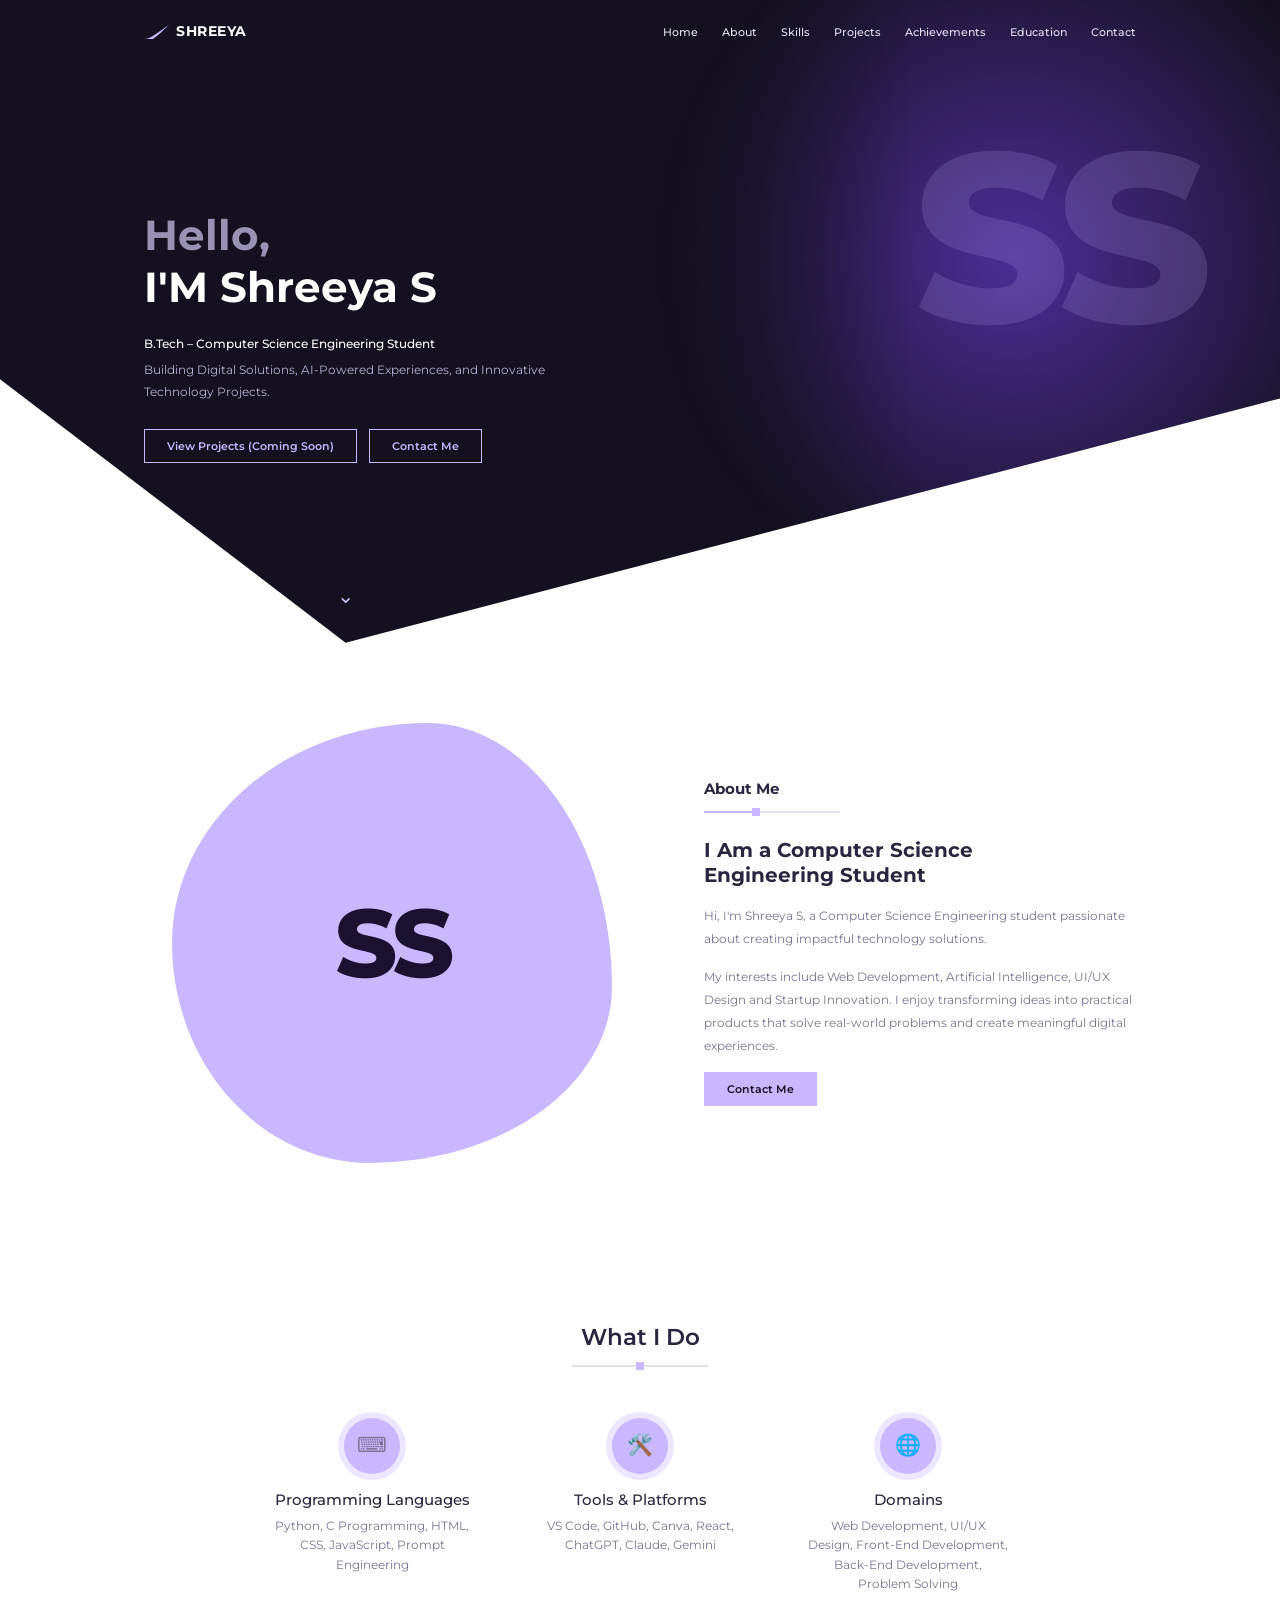
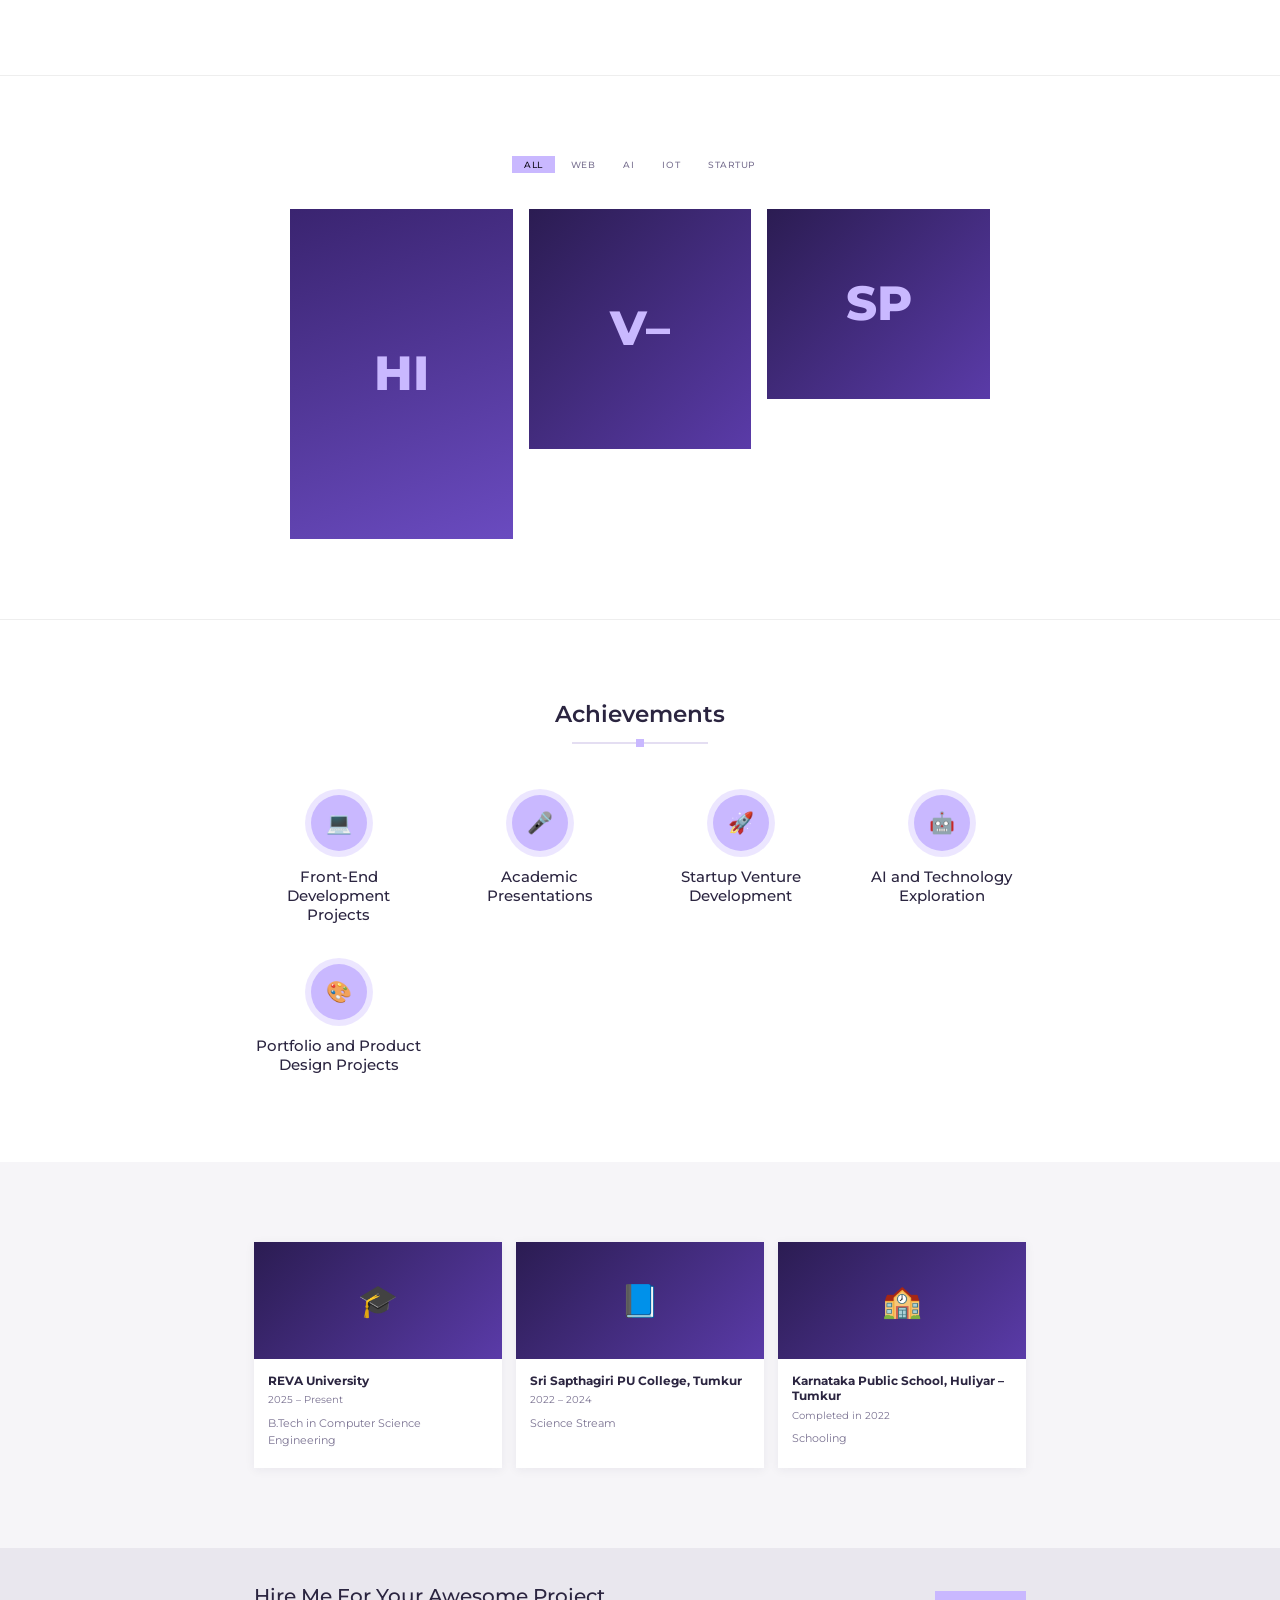
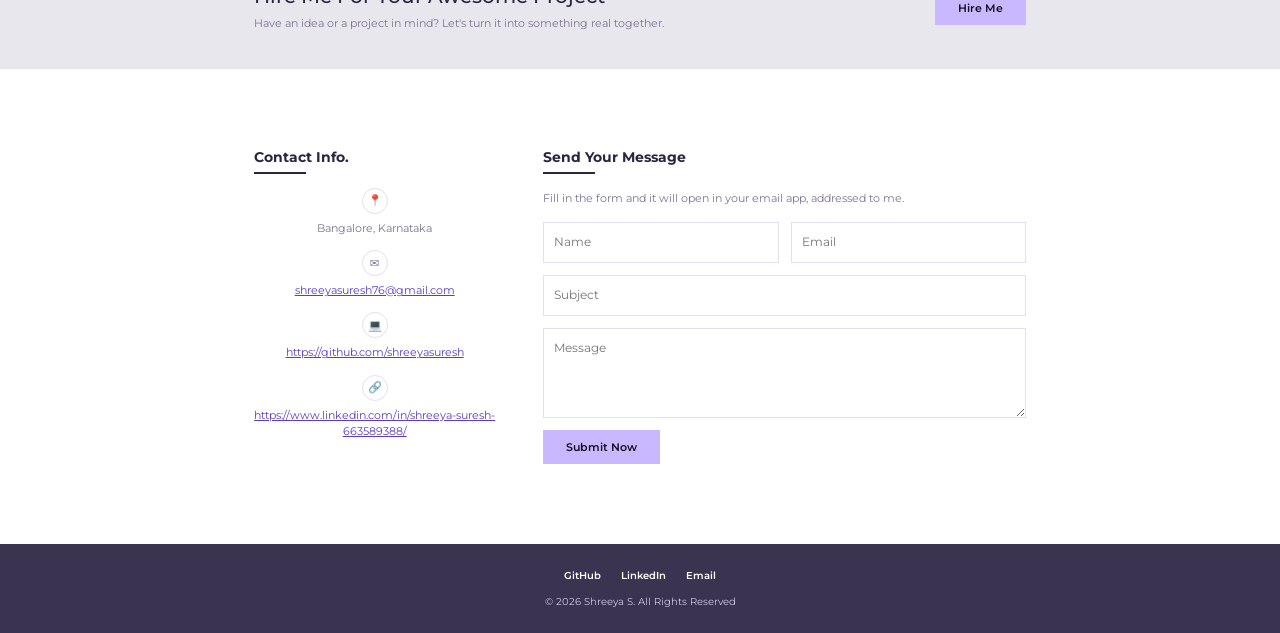
<file: index.html>
<!DOCTYPE html>
<html lang="en">

<head>
    <meta charset="utf-8">
    <meta name="viewport" content="width=device-width, initial-scale=1, viewport-fit=cover">
    <title>Shreeya S – Portfolio</title>
    <link href="https://fonts.googleapis.com/css2?family=Montserrat:wght@400;500;600;700;800&display=swap"
        rel="stylesheet">
    <link rel="stylesheet" href="style.css">
</head>

<body>
    <header class="nav" id="nav">
        <div class="wrap">
            <a class="logo" href="#index"><svg width="26" height="16" viewBox="0 0 26 16" aria-hidden="true">
                    <path d="M1 15C8 14 14 8 25 1 19 6 15 11 9 15Z" fill="#c9b8ff" />
                </svg>SHREEYA</a>
            <button id="burger" aria-label="Open menu" aria-expanded="false">☰</button>
            <nav id="menu"><a href="#index">Home</a><a href="#about">About</a><a href="#skills">Skills</a><a
                    href="#projects">Projects</a><a href="#achievements">Achievements</a><a
                    href="#education">Education</a><a href="#contact">Contact</a></nav>
        </div>
    </header>
    <main>
        <section id="home" class="hero">
            <div class="hero-photo" data-hero></div>
            <div class="wrap">
                <div class="hero-text">
                    <h1><span>Hello,</span><br>I'M Shreeya S</h1>
                    <p class="sub">B.Tech – Computer Science Engineering Student</p>
                    <p class="tag">Building Digital Solutions, AI-Powered Experiences, and Innovative Technology
                        Projects.</p>
                    <div class="row"><a class="btn" href="#projects">View Projects (Coming Soon)</a><a class="btn"
                            href="#contact">Contact Me</a></div>
                </div>
            </div>
            <a class="down" href="#about" aria-label="Scroll to About">⌄</a>
        </section>

        <section id="about" class="sec">
            <div class="wrap about">
                <div class="blob" data-photo></div>
                <div>
                    <h2 class="left">About Me</h2>
                    <h3>I Am a Computer Science Engineering Student</h3>
                    <p>Hi, I'm Shreeya S, a Computer Science Engineering student passionate about creating impactful
                        technology solutions.</p>
                    <p>My interests include Web Development, Artificial Intelligence, UI/UX Design and Startup
                        Innovation. I enjoy transforming ideas into practical products that solve real-world problems
                        and create meaningful digital experiences.</p>
                    <a class="btn solid" href="#contact">Contact Me</a>
                </div>
            </div>
        </section>

        <section id="skills" class="sec">
            <div class="wrap narrow">
                <h2>What I Do</h2>
                <div class="cols" id="skillList"></div>
            </div>
        </section>

        <section id="projects" class="sec line">
            <div class="wrap narrow">
                <h2 class="sr">Projects</h2>
                <div class="tabs" id="tabs"></div>
                <div class="gal" id="pjList"></div>
            </div>
        </section>

        <section id="achievements" class="sec line">
            <div class="wrap narrow">
                <h2>Achievements</h2>
                <div class="cols five" id="achList"></div>
            </div>
        </section>

        <section id="education" class="sec mist">
            <div class="wrap narrow">
                <h2 class="sr">Education</h2>
                <div class="cards" id="eduList"></div>
            </div>
        </section>

        <section class="hire">
            <div class="wrap narrow">
                <div>
                    <h3>Hire Me For Your Awesome Project</h3>
                    <p>Have an idea or a project in mind? Let's turn it into something real together.</p>
                </div><a class="btn solid" href="#contact">Hire Me</a>
            </div>
        </section>

        <section id="contact" class="sec">
            <div class="wrap narrow contact">
                <div>
                    <h3>Contact Info.</h3>
                    <ul id="info"></ul>
                </div>
                <div>
                    <h3>Send Your Message</h3>
                    <p class="note">Fill in the form and it will open in your email app, addressed to me.</p>
                    <form id="form">
                        <div class="two"><input name="n" placeholder="Name" aria-label="Name" required><input name="e"
                                type="email" placeholder="Email" aria-label="Email" required></div>
                        <input name="s" placeholder="Subject" aria-label="Subject" required><textarea name="m"
                            placeholder="Message" aria-label="Message" required></textarea>
                        <button class="btn solid" type="submit">Submit Now</button>
                    </form>
                </div>
            </div>
        </section>
    </main>
    <footer>
        <div class="wrap">
            <div class="soc" id="soc"></div>
            <p>© 2026 Shreeya S. All Rights Reserved</p>
        </div>
    </footer>
    <script src="script.js"></script>
</body>

</html>
</file>
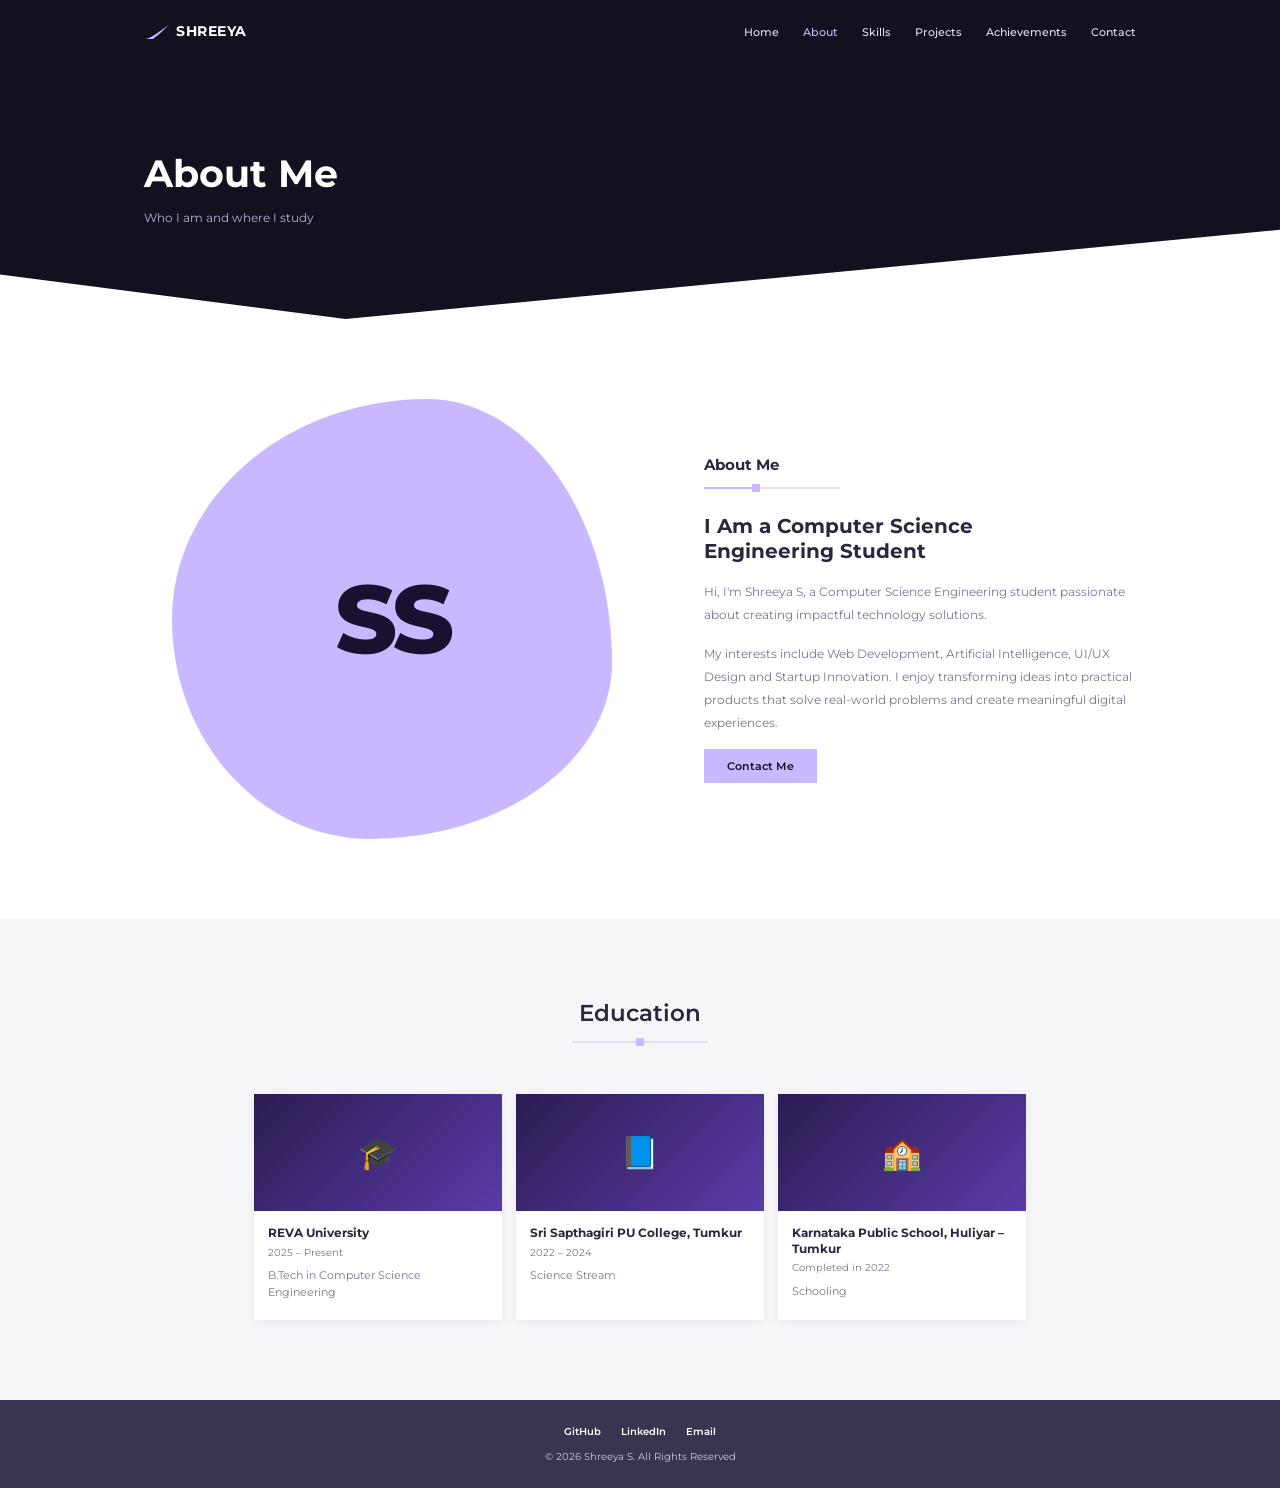
<file: about.html>
<!DOCTYPE html>
<html lang="en">

<head>
    <meta charset="utf-8">
    <meta name="viewport" content="width=device-width, initial-scale=1, viewport-fit=cover">
    <title>About – Shreeya S</title>
    <link href="https://fonts.googleapis.com/css2?family=Montserrat:wght@400;500;600;700;800&display=swap"
        rel="stylesheet">
    <link rel="stylesheet" href="style.css">
</head>

<body>
    <header class="nav" id="nav">
        <div class="wrap">
            <a class="logo" href="index.html"><svg width="26" height="16" viewBox="0 0 26 16" aria-hidden="true">
                    <path d="M1 15C8 14 14 8 25 1 19 6 15 11 9 15Z" fill="#c9b8ff" />
                </svg>SHREEYA</a>
            <button id="burger" aria-label="Open menu" aria-expanded="false">☰</button>
            <nav id="menu"><a href="index.html">Home</a><a href="about.html">About</a><a href="skill.html">Skills</a><a
                    href="project.html">Projects</a><a href="achievement.html">Achievements</a><a
                    href="contact.html">Contact</a></nav>
        </div>
    </header>
    <main>
        <section class="phead">
            <div class="wrap">
                <h1>About Me</h1>
                <p>Who I am and where I study</p>
            </div>
        </section>
        <section class="sec">
            <div class="wrap about">
                <div class="blob" data-photo></div>
                <div>
                    <h2 class="left">About Me</h2>
                    <h3>I Am a Computer Science Engineering Student</h3>
                    <p>Hi, I'm Shreeya S, a Computer Science Engineering student passionate about creating impactful
                        technology solutions.</p>
                    <p>My interests include Web Development, Artificial Intelligence, UI/UX Design and Startup
                        Innovation. I enjoy transforming ideas into practical products that solve real-world problems
                        and create meaningful digital experiences.</p>
                    <a class="btn solid" href="contact.html">Contact Me</a>
                </div>
            </div>
        </section>
        <section class="sec mist">
            <div class="wrap narrow">
                <h2>Education</h2>
                <div class="cards" id="eduList"></div>
            </div>
        </section>
    </main>
    <footer>
        <div class="wrap">
            <div class="soc" id="soc"></div>
            <p>© 2026 Shreeya S. All Rights Reserved</p>
        </div>
    </footer>
    <script src="script.js"></script>
</body>

</html>
</file>
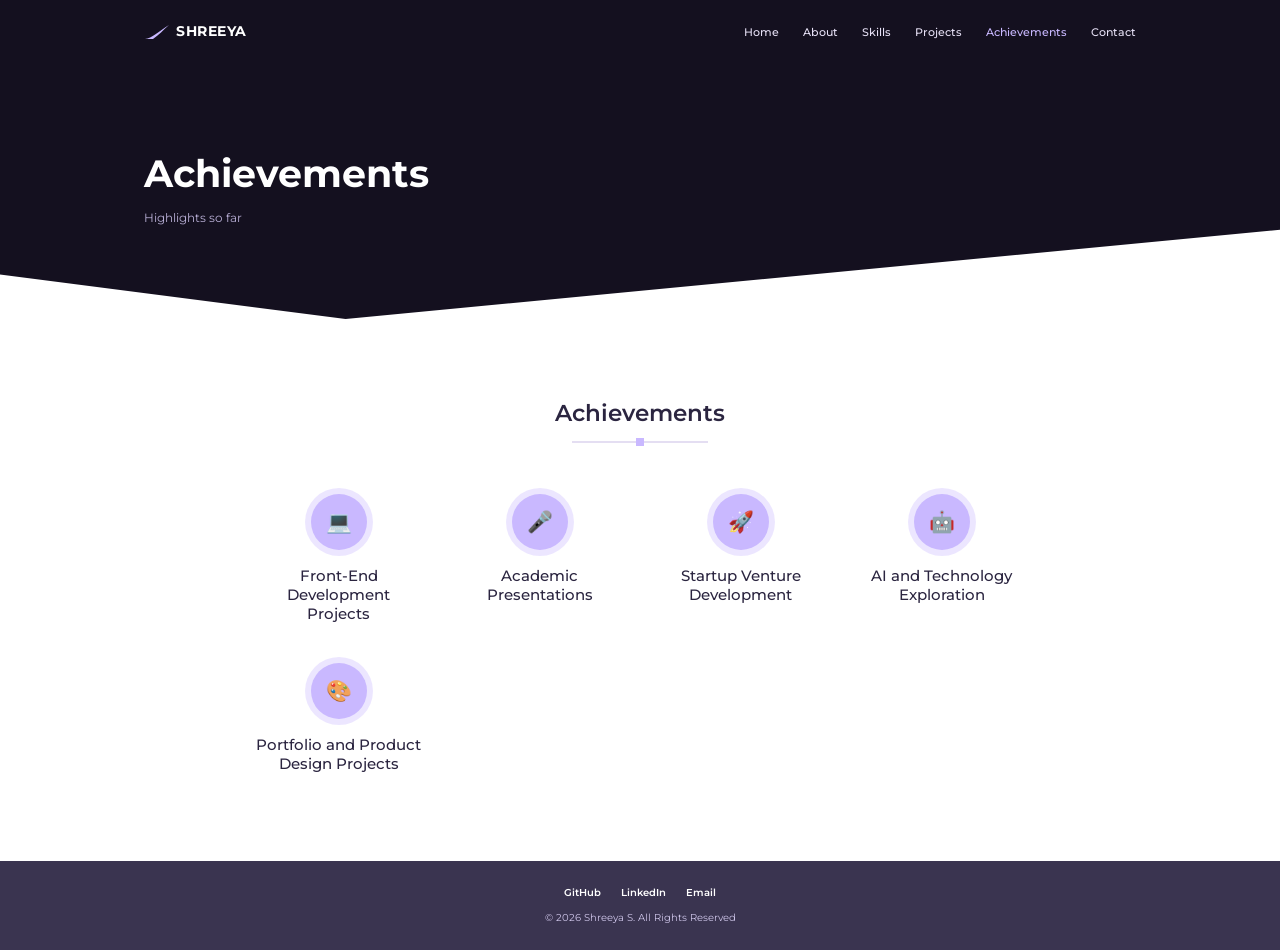
<file: achievement.html>
<!DOCTYPE html>
<html lang="en">

<head>
    <meta charset="utf-8">
    <meta name="viewport" content="width=device-width, initial-scale=1, viewport-fit=cover">
    <title>Achievements – Shreeya S</title>
    <link href="https://fonts.googleapis.com/css2?family=Montserrat:wght@400;500;600;700;800&display=swap"
        rel="stylesheet">
    <link rel="stylesheet" href="style.css">
</head>

<body>
    <header class="nav" id="nav">
        <div class="wrap">
            <a class="logo" href="index.html"><svg width="26" height="16" viewBox="0 0 26 16" aria-hidden="true">
                    <path d="M1 15C8 14 14 8 25 1 19 6 15 11 9 15Z" fill="#c9b8ff" />
                </svg>SHREEYA</a>
            <button id="burger" aria-label="Open menu" aria-expanded="false">☰</button>
            <nav id="menu"><a href="index.html">Home</a><a href="about.html">About</a><a href="skill.html">Skills</a><a
                    href="project.html">Projects</a><a href="achievement.html">Achievements</a><a
                    href="contact.html">Contact</a></nav>
        </div>
    </header>
    <main>
        <section class="phead">
            <div class="wrap">
                <h1>Achievements</h1>
                <p>Highlights so far</p>
            </div>
        </section>
        <section class="sec">
            <div class="wrap narrow">
                <h2>Achievements</h2>
                <div class="cols five" id="achList"></div>
            </div>
        </section>
    </main>
    <footer>
        <div class="wrap">
            <div class="soc" id="soc"></div>
            <p>© 2026 Shreeya S. All Rights Reserved</p>
        </div>
    </footer>
    <script src="script.js"></script>
</body>

</html>
</file>
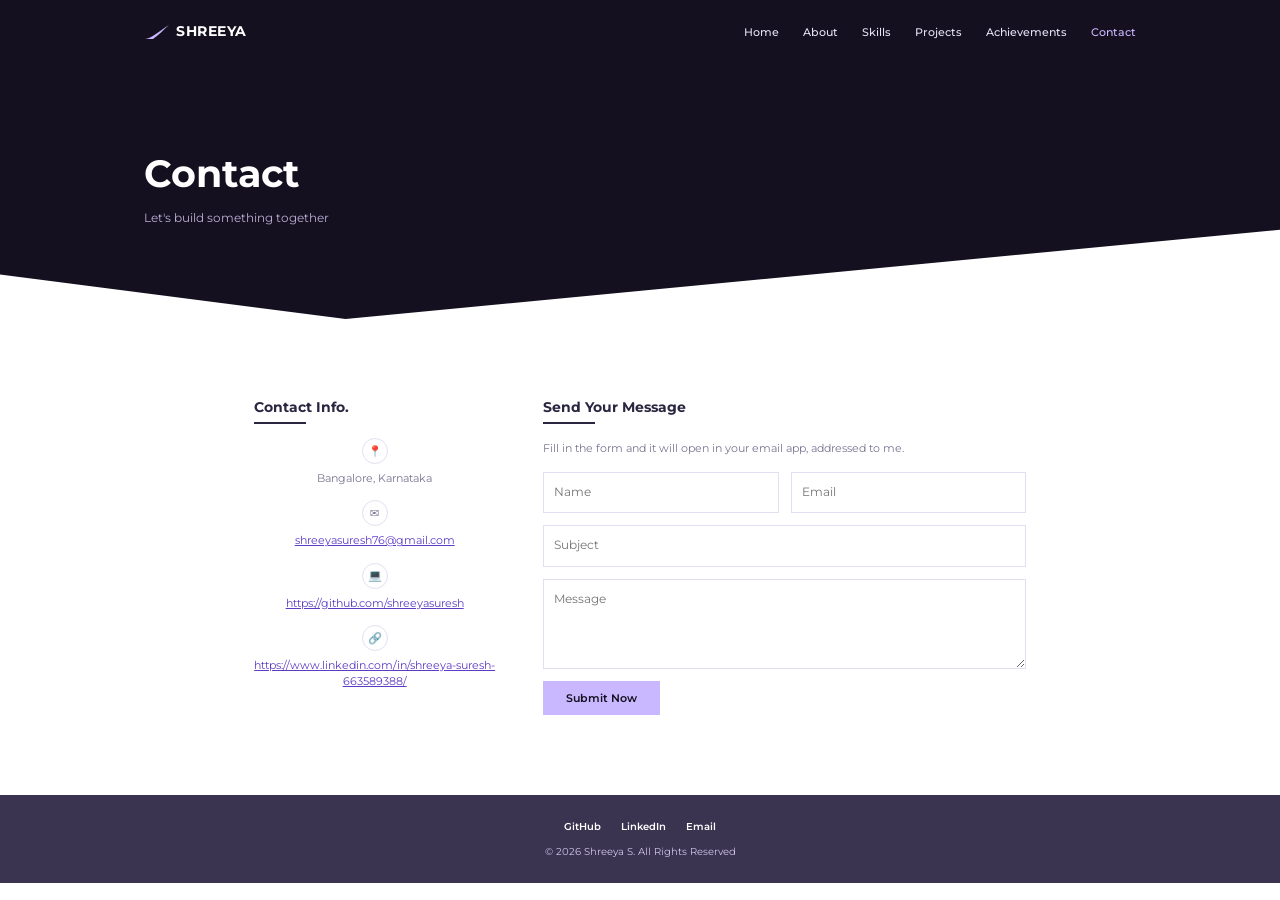
<file: contact.html>
<!DOCTYPE html>
<html lang="en">

<head>
    <meta charset="utf-8">
    <meta name="viewport" content="width=device-width, initial-scale=1, viewport-fit=cover">
    <title>Contact – Shreeya S</title>
    <link href="https://fonts.googleapis.com/css2?family=Montserrat:wght@400;500;600;700;800&display=swap"
        rel="stylesheet">
    <link rel="stylesheet" href="style.css">
</head>

<body>
    <header class="nav" id="nav">
        <div class="wrap">
            <a class="logo" href="index.html"><svg width="26" height="16" viewBox="0 0 26 16" aria-hidden="true">
                    <path d="M1 15C8 14 14 8 25 1 19 6 15 11 9 15Z" fill="#c9b8ff" />
                </svg>SHREEYA</a>
            <button id="burger" aria-label="Open menu" aria-expanded="false">☰</button>
            <nav id="menu"><a href="index.html">Home</a><a href="about.html">About</a><a href="skill.html">Skills</a><a
                    href="project.html">Projects</a><a href="achievement.html">Achievements</a><a
                    href="contact.html">Contact</a></nav>
        </div>
    </header>
    <main>
        <section class="phead">
            <div class="wrap">
                <h1>Contact</h1>
                <p>Let's build something together</p>
            </div>
        </section>
        <section class="sec">
            <div class="wrap narrow contact">
                <div>
                    <h3>Contact Info.</h3>
                    <ul id="info"></ul>
                </div>
                <div>
                    <h3>Send Your Message</h3>
                    <p class="note">Fill in the form and it will open in your email app, addressed to me.</p>
                    <form id="form">
                        <div class="two"><input name="n" placeholder="Name" aria-label="Name" required><input name="e"
                                type="email" placeholder="Email" aria-label="Email" required></div>
                        <input name="s" placeholder="Subject" aria-label="Subject" required><textarea name="m"
                            placeholder="Message" aria-label="Message" required></textarea>
                        <button class="btn solid" type="submit">Submit Now</button>
                    </form>
                </div>
            </div>
        </section>
    </main>
    <footer>
        <div class="wrap">
            <div class="soc" id="soc"></div>
            <p>© 2026 Shreeya S. All Rights Reserved</p>
        </div>
    </footer>
    <script src="script.js"></script>
</body>

</html>
</file>
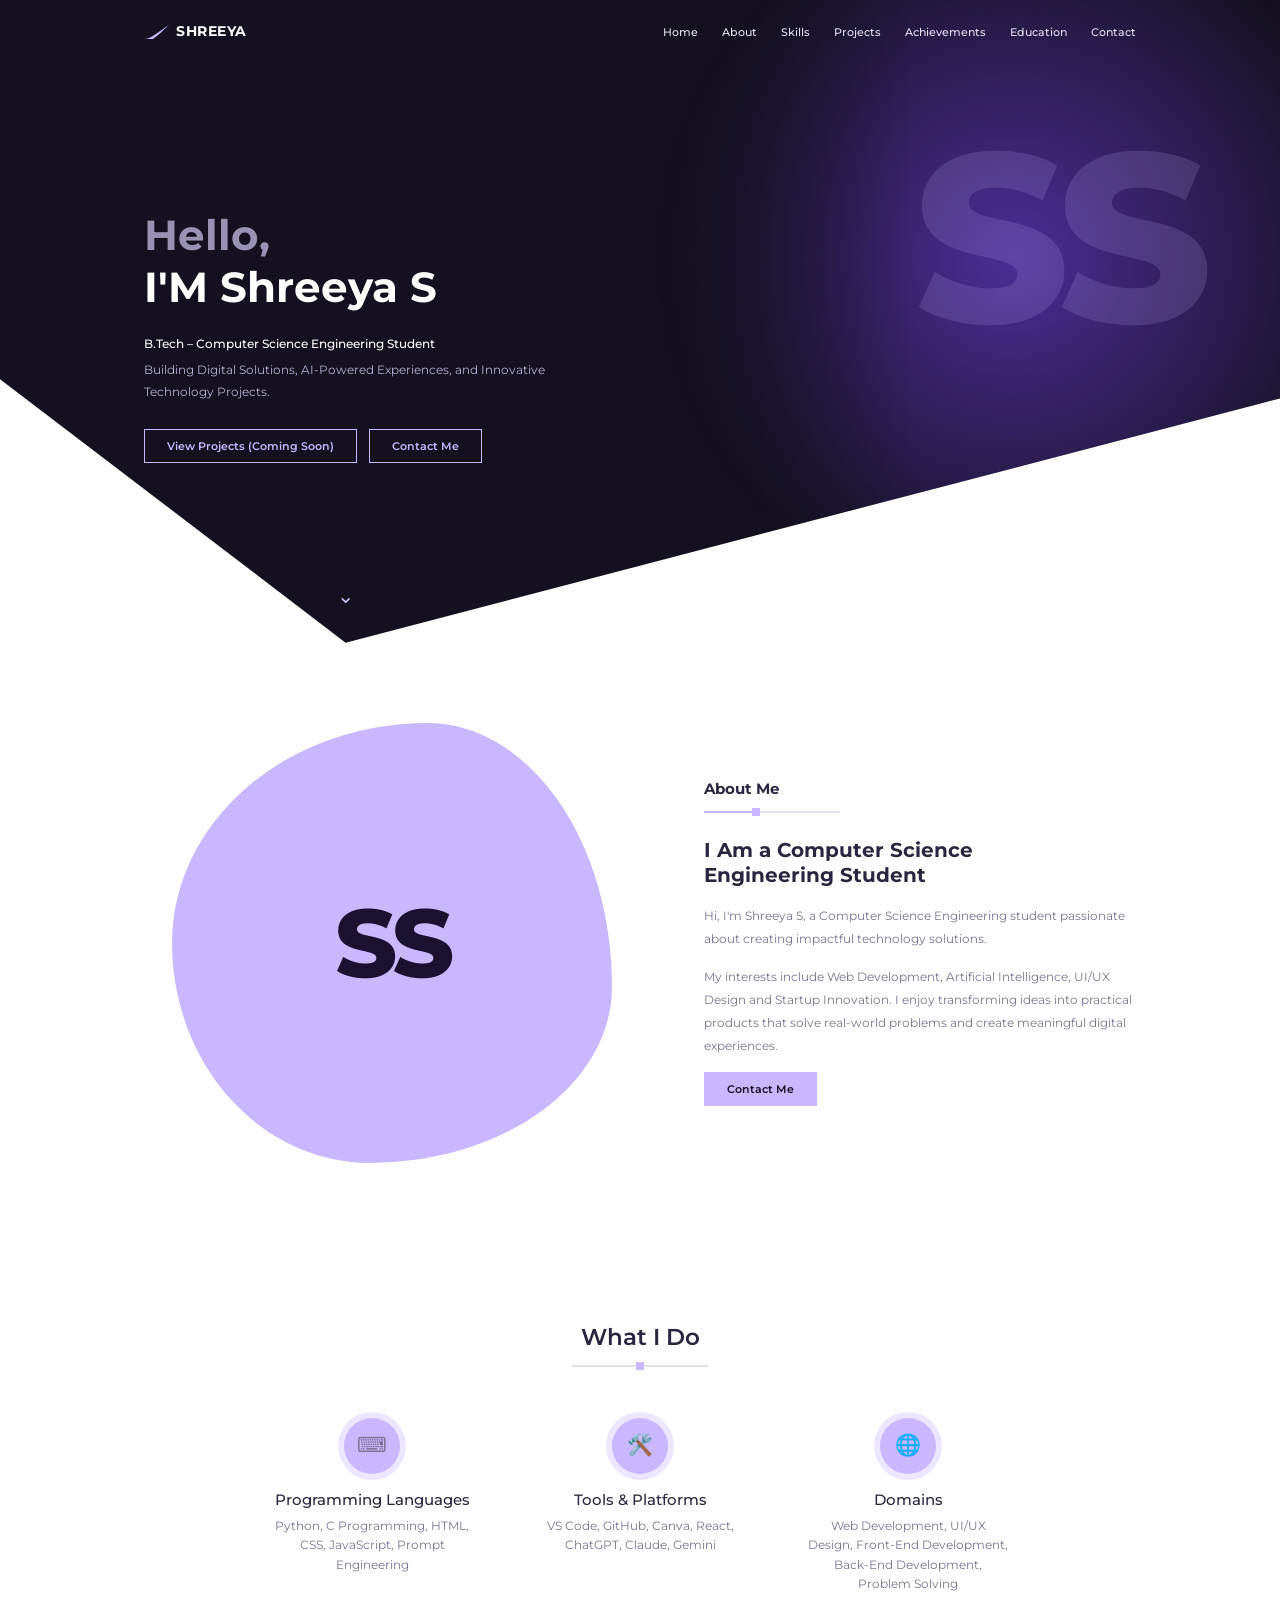
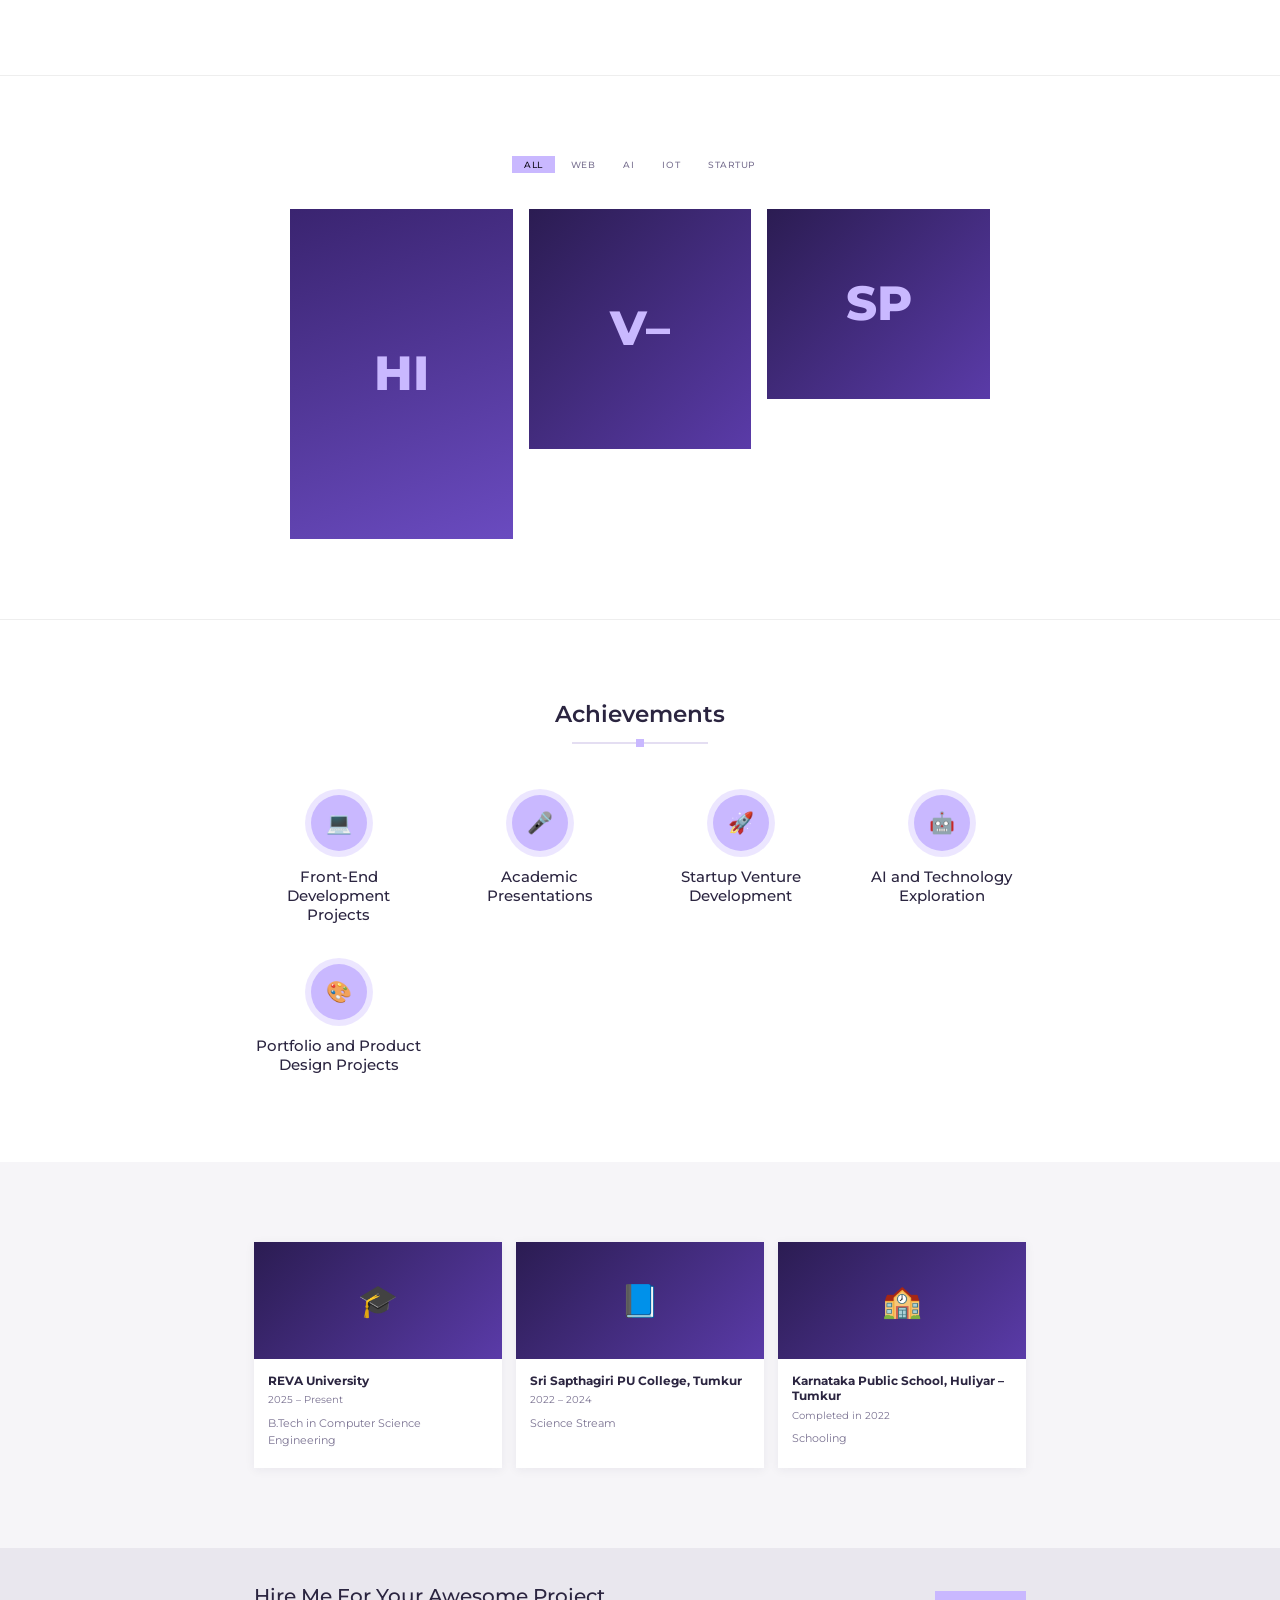
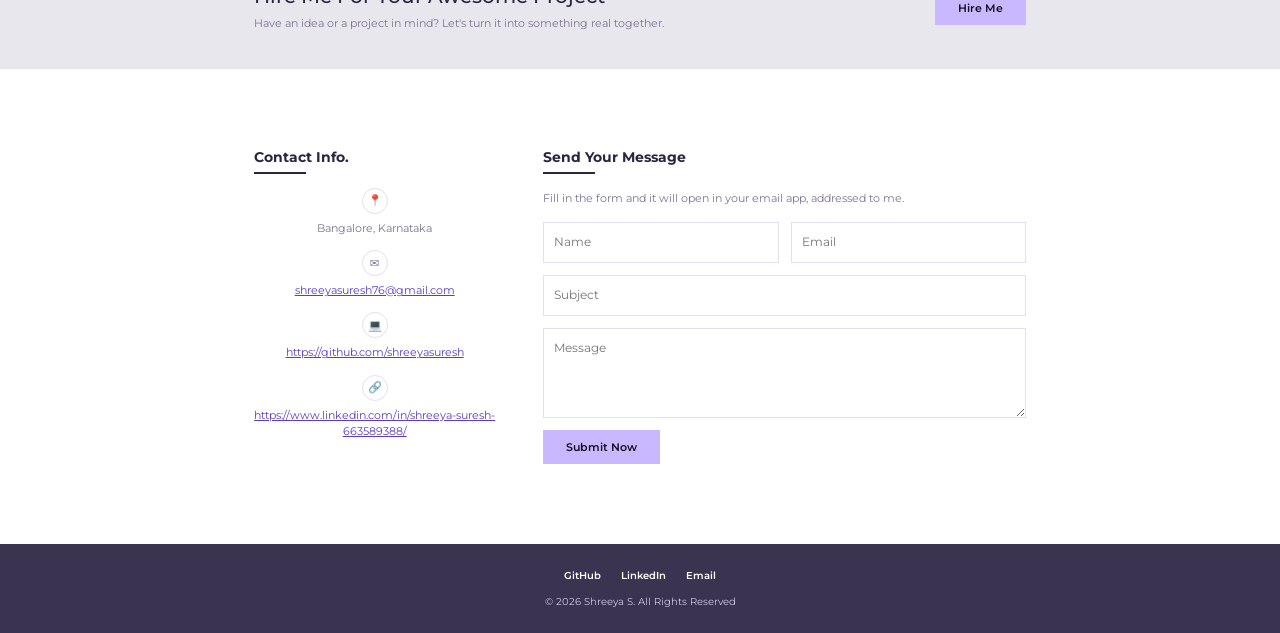
<file: home.html>
<!DOCTYPE html>
<html lang="en">

<head>
    <meta charset="utf-8">
    <meta name="viewport" content="width=device-width, initial-scale=1, viewport-fit=cover">
    <title>Shreeya S – Portfolio</title>
    <link href="https://fonts.googleapis.com/css2?family=Montserrat:wght@400;500;600;700;800&display=swap"
        rel="stylesheet">
    <link rel="stylesheet" href="style.css">
</head>

<body>
    <header class="nav" id="nav">
        <div class="wrap">
            <a class="logo" href="#home"><svg width="26" height="16" viewBox="0 0 26 16" aria-hidden="true">
                    <path d="M1 15C8 14 14 8 25 1 19 6 15 11 9 15Z" fill="#c9b8ff" />
                </svg>SHREEYA</a>
            <button id="burger" aria-label="Open menu" aria-expanded="false">☰</button>
            <nav id="menu"><a href="#home">Home</a><a href="#about">About</a><a href="#skills">Skills</a><a
                    href="#projects">Projects</a><a href="#achievements">Achievements</a><a
                    href="#education">Education</a><a href="#contact">Contact</a></nav>
        </div>
    </header>
    <main>
        <section id="home" class="hero">
            <div class="hero-photo" data-hero></div>
            <div class="wrap">
                <div class="hero-text">
                    <h1><span>Hello,</span><br>I'M Shreeya S</h1>
                    <p class="sub">B.Tech – Computer Science Engineering Student</p>
                    <p class="tag">Building Digital Solutions, AI-Powered Experiences, and Innovative Technology
                        Projects.</p>
                    <div class="row"><a class="btn" href="#projects">View Projects (Coming Soon)</a><a class="btn"
                            href="#contact">Contact Me</a></div>
                </div>
            </div>
            <a class="down" href="#about" aria-label="Scroll to About">⌄</a>
        </section>

        <section id="about" class="sec">
            <div class="wrap about">
                <div class="blob" data-photo></div>
                <div>
                    <h2 class="left">About Me</h2>
                    <h3>I Am a Computer Science Engineering Student</h3>
                    <p>Hi, I'm Shreeya S, a Computer Science Engineering student passionate about creating impactful
                        technology solutions.</p>
                    <p>My interests include Web Development, Artificial Intelligence, UI/UX Design and Startup
                        Innovation. I enjoy transforming ideas into practical products that solve real-world problems
                        and create meaningful digital experiences.</p>
                    <a class="btn solid" href="#contact">Contact Me</a>
                </div>
            </div>
        </section>

        <section id="skills" class="sec">
            <div class="wrap narrow">
                <h2>What I Do</h2>
                <div class="cols" id="skillList"></div>
            </div>
        </section>

        <section id="projects" class="sec line">
            <div class="wrap narrow">
                <h2 class="sr">Projects</h2>
                <div class="tabs" id="tabs"></div>
                <div class="gal" id="pjList"></div>
            </div>
        </section>

        <section id="achievements" class="sec line">
            <div class="wrap narrow">
                <h2>Achievements</h2>
                <div class="cols five" id="achList"></div>
            </div>
        </section>

        <section id="education" class="sec mist">
            <div class="wrap narrow">
                <h2 class="sr">Education</h2>
                <div class="cards" id="eduList"></div>
            </div>
        </section>

        <section class="hire">
            <div class="wrap narrow">
                <div>
                    <h3>Hire Me For Your Awesome Project</h3>
                    <p>Have an idea or a project in mind? Let's turn it into something real together.</p>
                </div><a class="btn solid" href="#contact">Hire Me</a>
            </div>
        </section>

        <section id="contact" class="sec">
            <div class="wrap narrow contact">
                <div>
                    <h3>Contact Info.</h3>
                    <ul id="info"></ul>
                </div>
                <div>
                    <h3>Send Your Message</h3>
                    <p class="note">Fill in the form and it will open in your email app, addressed to me.</p>
                    <form id="form">
                        <div class="two"><input name="n" placeholder="Name" aria-label="Name" required><input name="e"
                                type="email" placeholder="Email" aria-label="Email" required></div>
                        <input name="s" placeholder="Subject" aria-label="Subject" required><textarea name="m"
                            placeholder="Message" aria-label="Message" required></textarea>
                        <button class="btn solid" type="submit">Submit Now</button>
                    </form>
                </div>
            </div>
        </section>
    </main>
    <footer>
        <div class="wrap">
            <div class="soc" id="soc"></div>
            <p>© 2026 Shreeya S. All Rights Reserved</p>
        </div>
    </footer>
    <script src="script.js"></script>
</body>

</html>
</file>
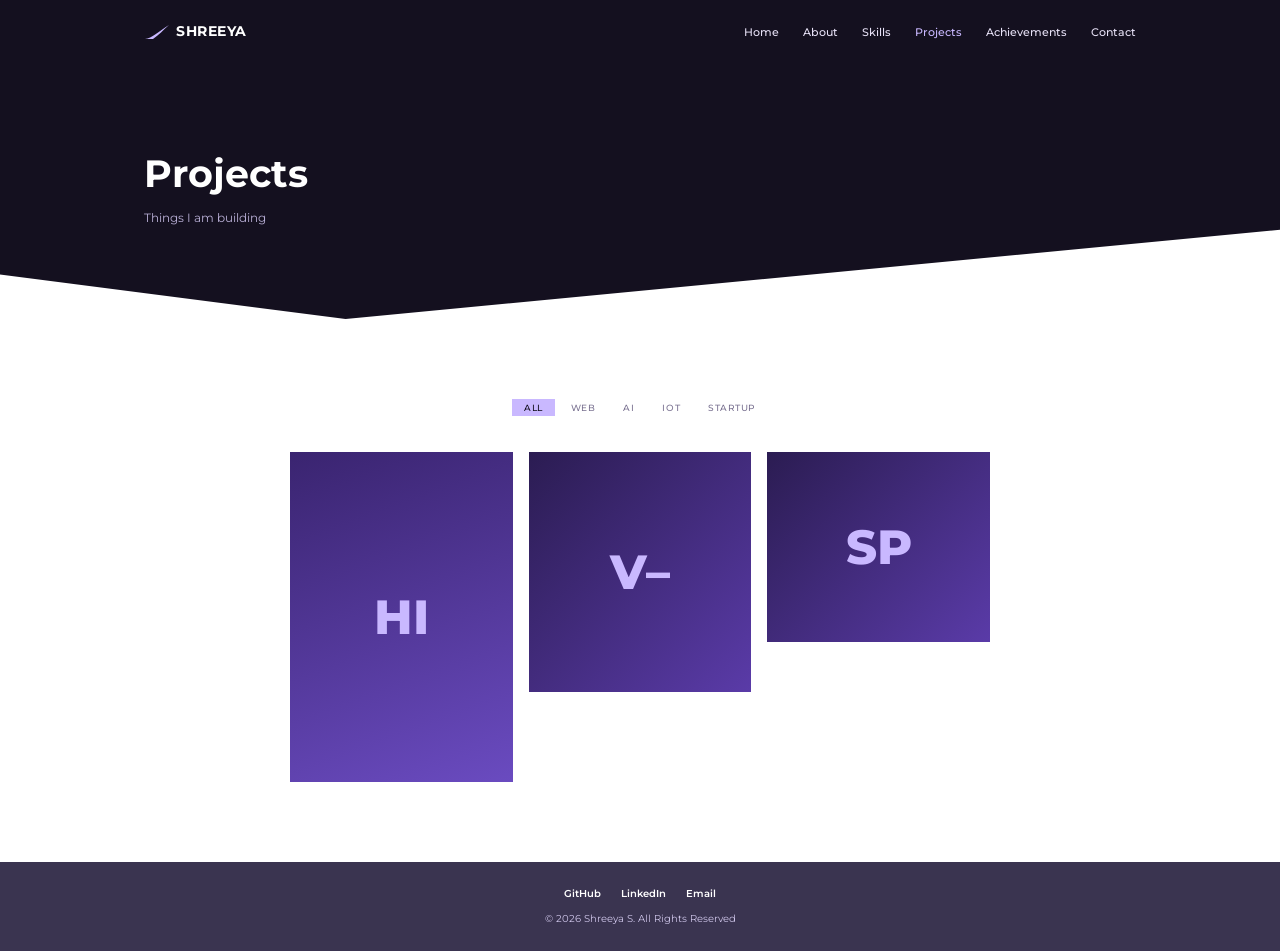
<file: project.html>
<!DOCTYPE html>
<html lang="en">

<head>
    <meta charset="utf-8">
    <meta name="viewport" content="width=device-width, initial-scale=1, viewport-fit=cover">
    <title>Projects – Shreeya S</title>
    <link href="https://fonts.googleapis.com/css2?family=Montserrat:wght@400;500;600;700;800&display=swap"
        rel="stylesheet">
    <link rel="stylesheet" href="style.css">
</head>

<body>
    <header class="nav" id="nav">
        <div class="wrap">
            <a class="logo" href="index.html"><svg width="26" height="16" viewBox="0 0 26 16" aria-hidden="true">
                    <path d="M1 15C8 14 14 8 25 1 19 6 15 11 9 15Z" fill="#c9b8ff" />
                </svg>SHREEYA</a>
            <button id="burger" aria-label="Open menu" aria-expanded="false">☰</button>
            <nav id="menu"><a href="home.html">Home</a><a href="about.html">About</a><a href="skill.html">Skills</a><a
                    href="project.html">Projects</a><a href="achievement.html">Achievements</a><a
                    href="contact.html">Contact</a></nav>
        </div>
    </header>
    <main>
        <section class="phead">
            <div class="wrap">
                <h1>Projects</h1>
                <p>Things I am building</p>
            </div>
        </section>
        <section class="sec">
            <div class="wrap narrow">
                <div class="tabs" id="tabs"></div>
                <div class="gal" id="pjList"></div>
            </div>
        </section>
    </main>
    <footer>
        <div class="wrap">
            <div class="soc" id="soc"></div>
            <p>© 2026 Shreeya S. All Rights Reserved</p>
        </div>
    </footer>
    <script src="script.js"></script>
</body>

</html>
</file>
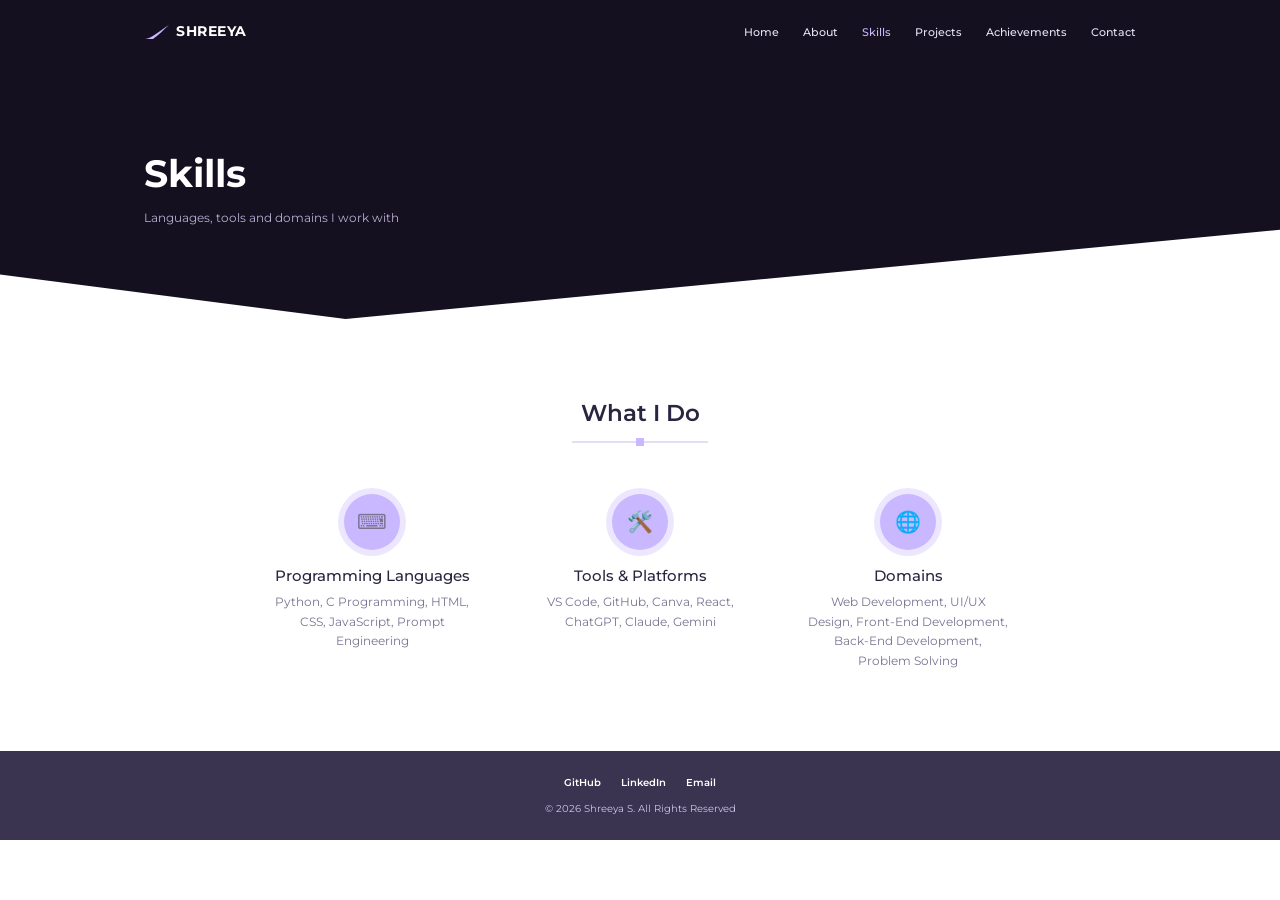
<file: skill.html>
<!DOCTYPE html>
<html lang="en">

<head>
    <meta charset="utf-8">
    <meta name="viewport" content="width=device-width, initial-scale=1, viewport-fit=cover">
    <title>Skills – Shreeya S</title>
    <link href="https://fonts.googleapis.com/css2?family=Montserrat:wght@400;500;600;700;800&display=swap"
        rel="stylesheet">
    <link rel="stylesheet" href="style.css">
</head>

<body>
    <header class="nav" id="nav">
        <div class="wrap">
            <a class="logo" href="index.html"><svg width="26" height="16" viewBox="0 0 26 16" aria-hidden="true">
                    <path d="M1 15C8 14 14 8 25 1 19 6 15 11 9 15Z" fill="#c9b8ff" />
                </svg>SHREEYA</a>
            <button id="burger" aria-label="Open menu" aria-expanded="false">☰</button>
            <nav id="menu"><a href="index.html">Home</a><a href="about.html">About</a><a href="skill.html">Skills</a><a
                    href="project.html">Projects</a><a href="achievement.html">Achievements</a><a
                    href="contact.html">Contact</a></nav>
        </div>
    </header>
    <main>
        <section class="phead">
            <div class="wrap">
                <h1>Skills</h1>
                <p>Languages, tools and domains I work with</p>
            </div>
        </section>
        <section class="sec">
            <div class="wrap narrow">
                <h2>What I Do</h2>
                <div class="cols" id="skillList"></div>
            </div>
        </section>
    </main>
    <footer>
        <div class="wrap">
            <div class="soc" id="soc"></div>
            <p>© 2026 Shreeya S. All Rights Reserved</p>
        </div>
    </footer>
    <script src="script.js"></script>
</body>

</html>
</file>
<file: style.css>
:root {
    --ink: #14101f;
    --plum: #1a1030;
    --lilac: #c9b8ff;
    --deep: #5b3cc4;
    --mist: #f6f5f8;
    --text: #2a1f45;
    --soft: #7b7392;
    --line: #e4def2;
    --grey: #e9e7ee;
    box-sizing: border-box
}

*,
*::before,
*::after {
    box-sizing: inherit
}

html {
    scroll-behavior: smooth;
    scroll-padding-top: 64px
}

body {
    margin: 0;
    font: 400 .85rem/1.85 Montserrat, system-ui, sans-serif;
    color: var(--soft);
    background: #fff;
    overflow-x: hidden
}

h1,
h2,
h3 {
    margin: 0;
    line-height: 1.25;
    color: #2b2540
}

a {
    color: inherit
}

:focus-visible {
    outline: 2px solid var(--deep);
    outline-offset: 3px
}

.wrap {
    max-width: 1040px;
    margin: 0 auto;
    padding: 0 24px
}

.narrow {
    max-width: 820px
}

.sr {
    position: absolute;
    width: 1px;
    height: 1px;
    overflow: hidden;
    clip: rect(0 0 0 0)
}

.nav {
    position: fixed;
    top: 0;
    left: 0;
    right: 0;
    z-index: 10;
    padding-top: env(safe-area-inset-top, 0px);
    transition: background .3s
}

.nav.solid,
.nav.open {
    background: var(--ink)
}

.nav .wrap {
    display: flex;
    align-items: center;
    justify-content: space-between;
    min-height: 64px;
    flex-wrap: wrap
}

.logo {
    display: flex;
    align-items: center;
    gap: 6px;
    font-weight: 700;
    letter-spacing: .04em;
    color: #fff;
    text-decoration: none
}

#menu {
    display: flex;
    gap: 24px
}

#menu a {
    color: #e6e0f5;
    text-decoration: none;
    font-size: .68rem;
    font-weight: 500
}

#menu a:hover,
#menu a.on {
    color: var(--lilac)
}

#burger {
    display: none;
    background: none;
    border: 1px solid rgba(201, 184, 255, .4);
    color: #fff;
    border-radius: 8px;
    width: 40px;
    height: 40px;
    font-size: 1.2rem;
    cursor: pointer
}

.hero {
    position: relative;
    background: var(--ink);
    clip-path: polygon(0 0, 100% 0, 100% 62%, 27% 100%, 0 59%);
    min-height: clamp(480px, 48vw, 640px);
    padding: clamp(150px, 18vw, 210px) 0 clamp(120px, 14vw, 190px)
}

.hero-photo {
    position: absolute;
    top: 0;
    bottom: 0;
    right: 0;
    width: 52%;
    -webkit-mask-image: linear-gradient(to right, transparent, #000 45%);
    mask-image: linear-gradient(to right, transparent, #000 45%);
    background: radial-gradient(circle at 60% 40%, #4b2f96, transparent 65%)
}

.hero-photo img {
    width: 100%;
    height: 100%;
    object-fit: cover;
    object-position: top;
    filter: grayscale(1)
}

.hero-photo b {
    position: absolute;
    right: 12%;
    top: 18%;
    font-size: clamp(7rem, 20vw, 15rem);
    line-height: 1;
    font-weight: 800;
    color: rgba(201, 184, 255, .16);
    letter-spacing: -.05em
}

.hero-text {
    position: relative
}

.hero h1 {
    color: #fff;
    font-size: clamp(1.9rem, 4.4vw, 2.6rem);
    font-weight: 700
}

.hero h1 span {
    color: #9a92b3
}

.sub {
    color: #fff;
    font-size: .78rem;
    font-weight: 500;
    margin: 18px 0 4px
}

.tag {
    color: #b9afd6;
    font-size: .75rem;
    max-width: 26rem;
    margin: 0
}

.row {
    display: flex;
    flex-wrap: wrap;
    gap: 12px;
    margin-top: 26px
}

.btn {
    display: inline-block;
    padding: 9px 22px;
    border: 1px solid var(--lilac);
    color: var(--lilac);
    text-decoration: none;
    font: 600 .68rem Montserrat;
    background: none;
    cursor: pointer;
    transition: background .2s, color .2s
}

.btn:hover {
    background: var(--lilac);
    color: var(--ink)
}

.btn.solid {
    background: var(--lilac);
    color: var(--ink)
}

.btn.solid:hover {
    background: var(--plum);
    border-color: var(--plum);
    color: #fff
}

.down {
    position: absolute;
    left: 27%;
    bottom: 36px;
    transform: translateX(-50%);
    color: var(--lilac);
    text-decoration: none;
    font-size: 1.3rem;
    line-height: 1
}

.blob {
    aspect-ratio: 1;
    background: var(--lilac);
    border-radius: 58% 42% 55% 45%/50% 60% 40% 50%;
    display: grid;
    place-items: center;
    overflow: hidden;
    max-width: 440px;
    width: 100%;
    justify-self: center
}

.blob img {
    width: 100%;
    height: 100%;
    object-fit: cover
}

.blob b {
    font-size: 6rem;
    font-weight: 800;
    color: var(--plum);
    letter-spacing: -.05em
}

.sec {
    padding: 80px 0
}

.mist {
    background: var(--mist)
}

.line {
    border-top: 1px solid #eee
}

h2 {
    text-align: center;
    font-size: 1.45rem;
    font-weight: 600;
    margin-bottom: 48px
}

h2::after {
    content: "";
    display: block;
    width: 136px;
    height: 8px;
    margin: 10px auto 0;
    background: linear-gradient(var(--lilac), var(--lilac)) center/8px 8px no-repeat, linear-gradient(var(--line), var(--line)) center/100% 2px no-repeat
}

h2.left {
    text-align: left;
    font-size: .95rem;
    font-weight: 700;
    margin-bottom: 22px
}

h2.left::after {
    margin-left: 0;
    background: linear-gradient(var(--lilac), var(--lilac)) 48px 0/8px 8px no-repeat, linear-gradient(var(--lilac), var(--lilac)) 0 50%/52px 2px no-repeat, linear-gradient(var(--line), var(--line)) 0 50%/100% 2px no-repeat
}

h2.sr::after {
    display: none
}

.about {
    display: grid;
    grid-template-columns: 1.15fr 1fr;
    gap: 64px;
    align-items: center
}

.about h3 {
    font-size: 1.25rem;
    font-weight: 700;
    margin-bottom: 16px;
    max-width: 20rem
}

.about p {
    margin: 0 0 1.2em;
    font-size: .78rem
}

.cols {
    display: grid;
    grid-template-columns: repeat(auto-fit, minmax(200px, 1fr));
    gap: 32px;
    text-align: center
}

.cols.five {
    grid-template-columns: repeat(auto-fit, minmax(140px, 1fr))
}

.ring {
    width: 56px;
    height: 56px;
    margin: 0 auto 16px;
    border-radius: 50%;
    background: var(--lilac);
    box-shadow: 0 0 0 6px rgba(201, 184, 255, .35);
    display: grid;
    place-items: center;
    font-size: 1.3rem
}

.cols h3 {
    font-size: .95rem;
    font-weight: 500;
    margin-bottom: 8px
}

.cols p {
    margin: 0 auto;
    font-size: .72rem;
    max-width: 200px;
    line-height: 1.7
}

.tabs {
    display: flex;
    flex-wrap: wrap;
    justify-content: center;
    gap: 4px;
    margin-bottom: 36px
}

.tabs button {
    padding: 3px 12px;
    border: 0;
    background: none;
    color: var(--soft);
    font: 500 .58rem Montserrat;
    letter-spacing: .06em;
    text-transform: uppercase;
    cursor: pointer
}

.tabs button.on {
    background: var(--lilac);
    color: var(--ink)
}

.gal {
    column-count: 3;
    column-gap: 16px;
    max-width: 700px;
    margin: 0 auto
}

.tile {
    position: relative;
    break-inside: avoid;
    margin-bottom: 16px;
    height: 240px;
    display: grid;
    place-items: center;
    background: linear-gradient(135deg, #2b1c52, #5a3ba8);
    font-size: 3rem;
    font-weight: 800;
    color: var(--lilac);
    overflow: hidden
}

.tile:nth-child(3n+1) {
    height: 330px;
    background: linear-gradient(160deg, #3a2470, #6a4bc0)
}

.tile:nth-child(3n+3) {
    height: 190px
}

.ov {
    position: absolute;
    inset: 0;
    background: rgba(20, 16, 31, .93);
    color: #ece6ff;
    font-size: .72rem;
    font-weight: 400;
    line-height: 1.5;
    padding: 16px 18px;
    display: flex;
    flex-direction: column;
    justify-content: center;
    gap: 8px;
    overflow: auto;
    opacity: 0;
    transition: opacity .3s
}

.tile:hover .ov,
.tile:focus-visible .ov {
    opacity: 1
}

.ov h3 {
    color: var(--lilac);
    font-size: .85rem
}

.ov p {
    margin: 0
}

.ov ul {
    margin: 0;
    padding-left: 16px
}

.soon {
    align-self: flex-start;
    padding: 2px 10px;
    background: var(--lilac);
    color: var(--plum);
    font-size: .65rem;
    font-weight: 600
}

@media(hover:none) {
    .ov {
        opacity: 1
    }
}

.cards {
    display: grid;
    grid-template-columns: repeat(auto-fit, minmax(200px, 1fr));
    gap: 14px
}

.card {
    background: #fff;
    box-shadow: 0 2px 10px rgba(42, 31, 69, .06)
}

.card .panel {
    height: 117px;
    display: grid;
    place-items: center;
    background: linear-gradient(135deg, #2b1c52, #5a3ba8);
    font-size: 2rem
}

.card .body {
    padding: 14px 14px 18px
}

.card h3 {
    font-size: .78rem;
    font-weight: 700;
    color: #2b2540
}

.card small {
    display: block;
    font-size: .62rem;
    margin: 2px 0 6px
}

.card p {
    margin: 0;
    font-size: .68rem;
    line-height: 1.6
}

.hire {
    background: var(--grey);
    padding: 36px 0
}

.hire .wrap {
    display: flex;
    flex-wrap: wrap;
    gap: 16px;
    align-items: center;
    justify-content: space-between
}

.hire h3 {
    font-size: 1.25rem;
    font-weight: 500
}

.hire p {
    margin: 4px 0 0;
    font-size: .68rem;
    max-width: 26rem
}

.contact {
    display: grid;
    grid-template-columns: .8fr 1.6fr;
    gap: 48px
}

.contact h3 {
    font-size: .85rem;
    font-weight: 700;
    margin-bottom: 14px
}

.contact h3::after {
    content: "";
    display: block;
    width: 52px;
    height: 2px;
    background: #2b2540;
    margin-top: 6px
}

.note {
    font-size: .68rem;
    margin: 0 0 14px
}

#info {
    list-style: none;
    margin: 0;
    padding: 0;
    display: grid;
    gap: 14px
}

#info li {
    display: flex;
    flex-direction: column;
    align-items: center;
    text-align: center;
    gap: 6px;
    overflow-wrap: anywhere;
    font-size: .68rem;
    line-height: 1.5
}

#info i {
    font-style: normal;
    width: 26px;
    height: 26px;
    border-radius: 50%;
    border: 1px solid var(--line);
    display: grid;
    place-items: center;
    font-size: .7rem
}

#info a {
    color: var(--deep)
}

form {
    display: grid;
    gap: 12px
}

.two {
    display: grid;
    grid-template-columns: 1fr 1fr;
    gap: 12px
}

input,
textarea {
    font: inherit;
    font-size: .72rem;
    color: var(--text);
    border: 1px solid var(--line);
    padding: 9px 10px;
    width: 100%;
    background: #fff
}

textarea {
    min-height: 90px;
    resize: vertical
}

form .btn {
    justify-self: start
}

footer {
    background: #3a3450;
    color: #cfc6ea;
    text-align: center;
    padding: 22px 0;
    font-size: .65rem
}

.soc {
    display: flex;
    justify-content: center;
    gap: 20px;
    margin-bottom: 6px
}

.soc a {
    color: #fff;
    text-decoration: none;
    font-weight: 600
}

footer p {
    margin: 0
}

@media(max-width:820px) {
    #burger {
        display: block
    }

    #menu {
        display: none;
        flex-direction: column;
        gap: 8px;
        width: 100%;
        padding: 8px 0 14px
    }

    #menu.open {
        display: flex
    }

    .about,
    .contact {
        grid-template-columns: 1fr;
        gap: 32px
    }

    .blob {
        max-width: 260px
    }

    .blob b {
        font-size: 4rem
    }

    .two {
        grid-template-columns: 1fr
    }

    .hero {
        clip-path: polygon(0 0, 100% 0, 100% 88%, 27% 100%, 0 92%)
    }

    .hero-photo {
        width: 80%;
        opacity: .55
    }

    .down {
        left: 50%
    }

    .gal {
        column-count: 2
    }
}

@media(max-width:520px) {
    .gal {
        column-count: 1
    }
}

@media(prefers-reduced-motion:reduce) {
    html {
        scroll-behavior: auto
    }

    .ov,
    .nav {
        transition: none
    }
}

.phead {
    background: var(--ink);
    clip-path: polygon(0 0, 100% 0, 100% 72%, 27% 100%, 0 86%);
    padding: clamp(110px, 14vw, 150px) 0 clamp(60px, 8vw, 90px)
}

.phead h1 {
    color: #fff;
    font-size: clamp(1.8rem, 4vw, 2.4rem);
    font-weight: 700
}

.phead p {
    color: #b9afd6;
    margin: 8px 0 0;
    font-size: .78rem
}
</file>
